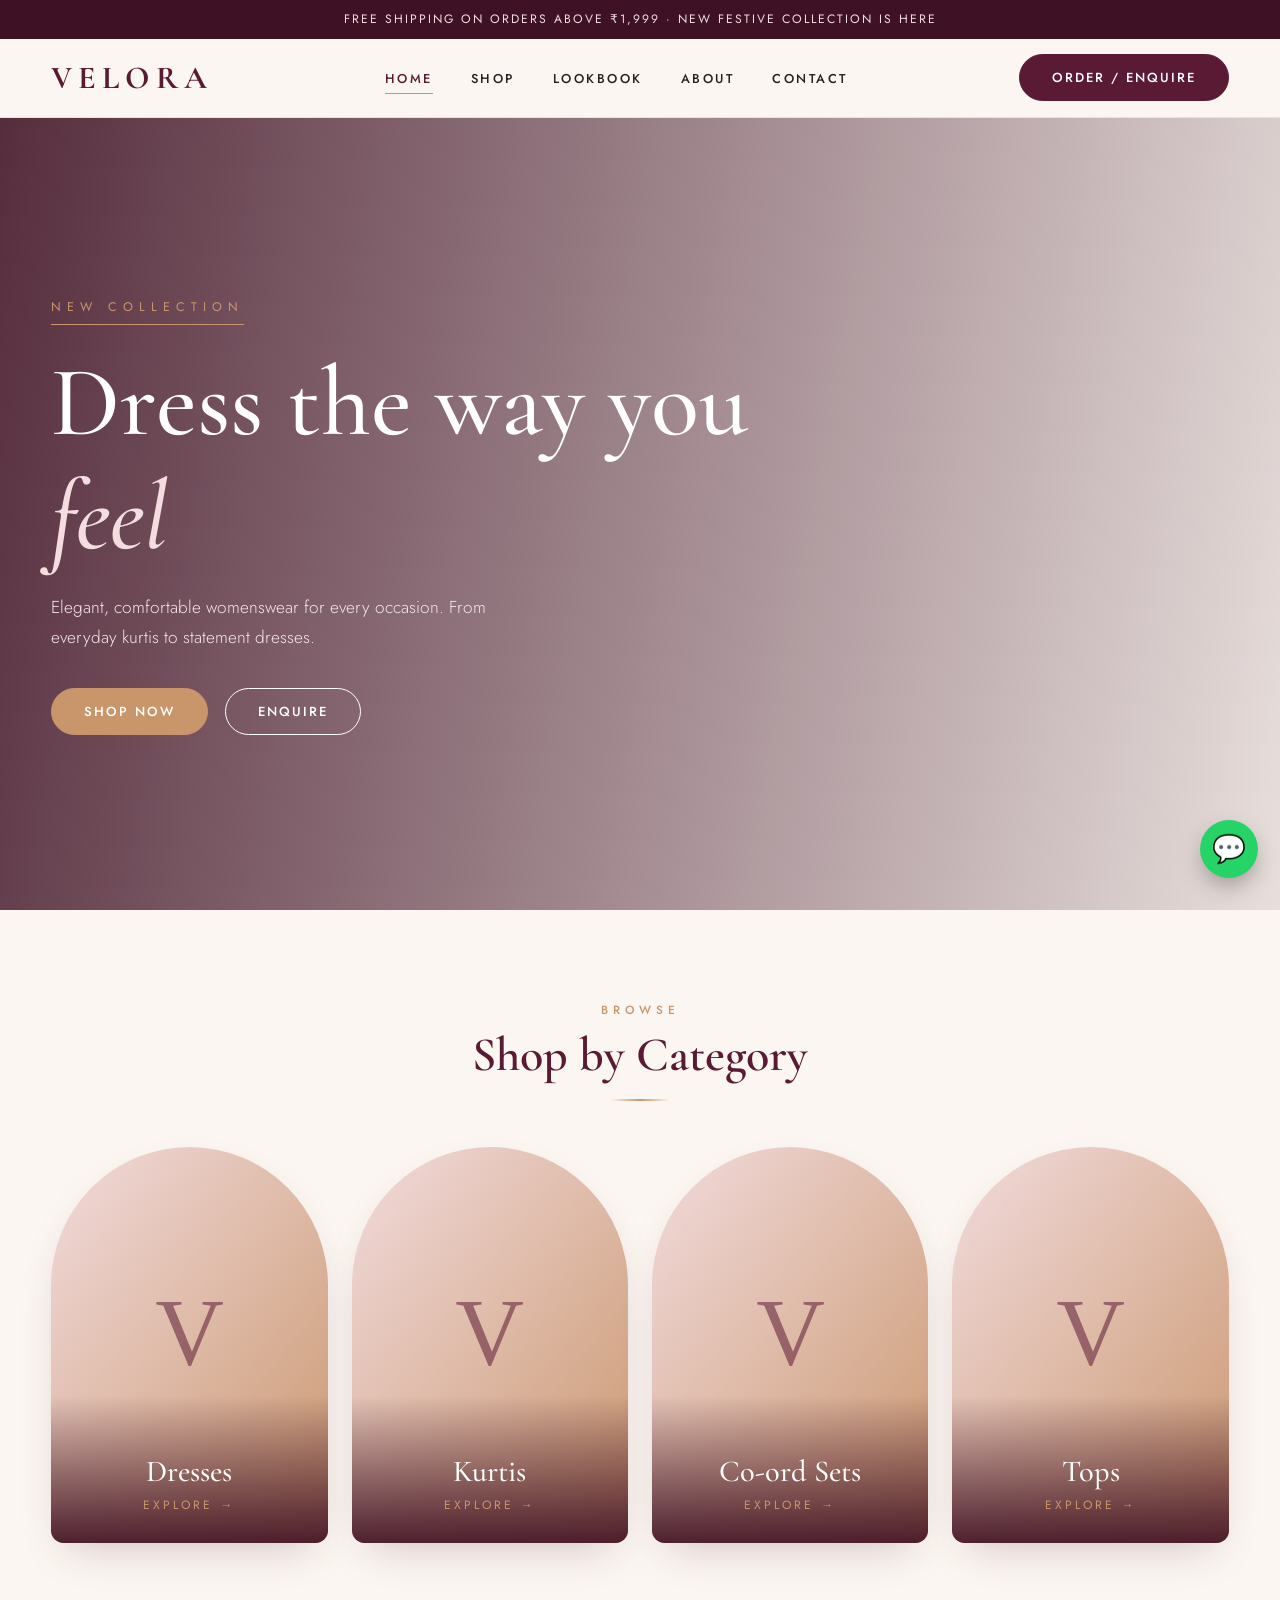
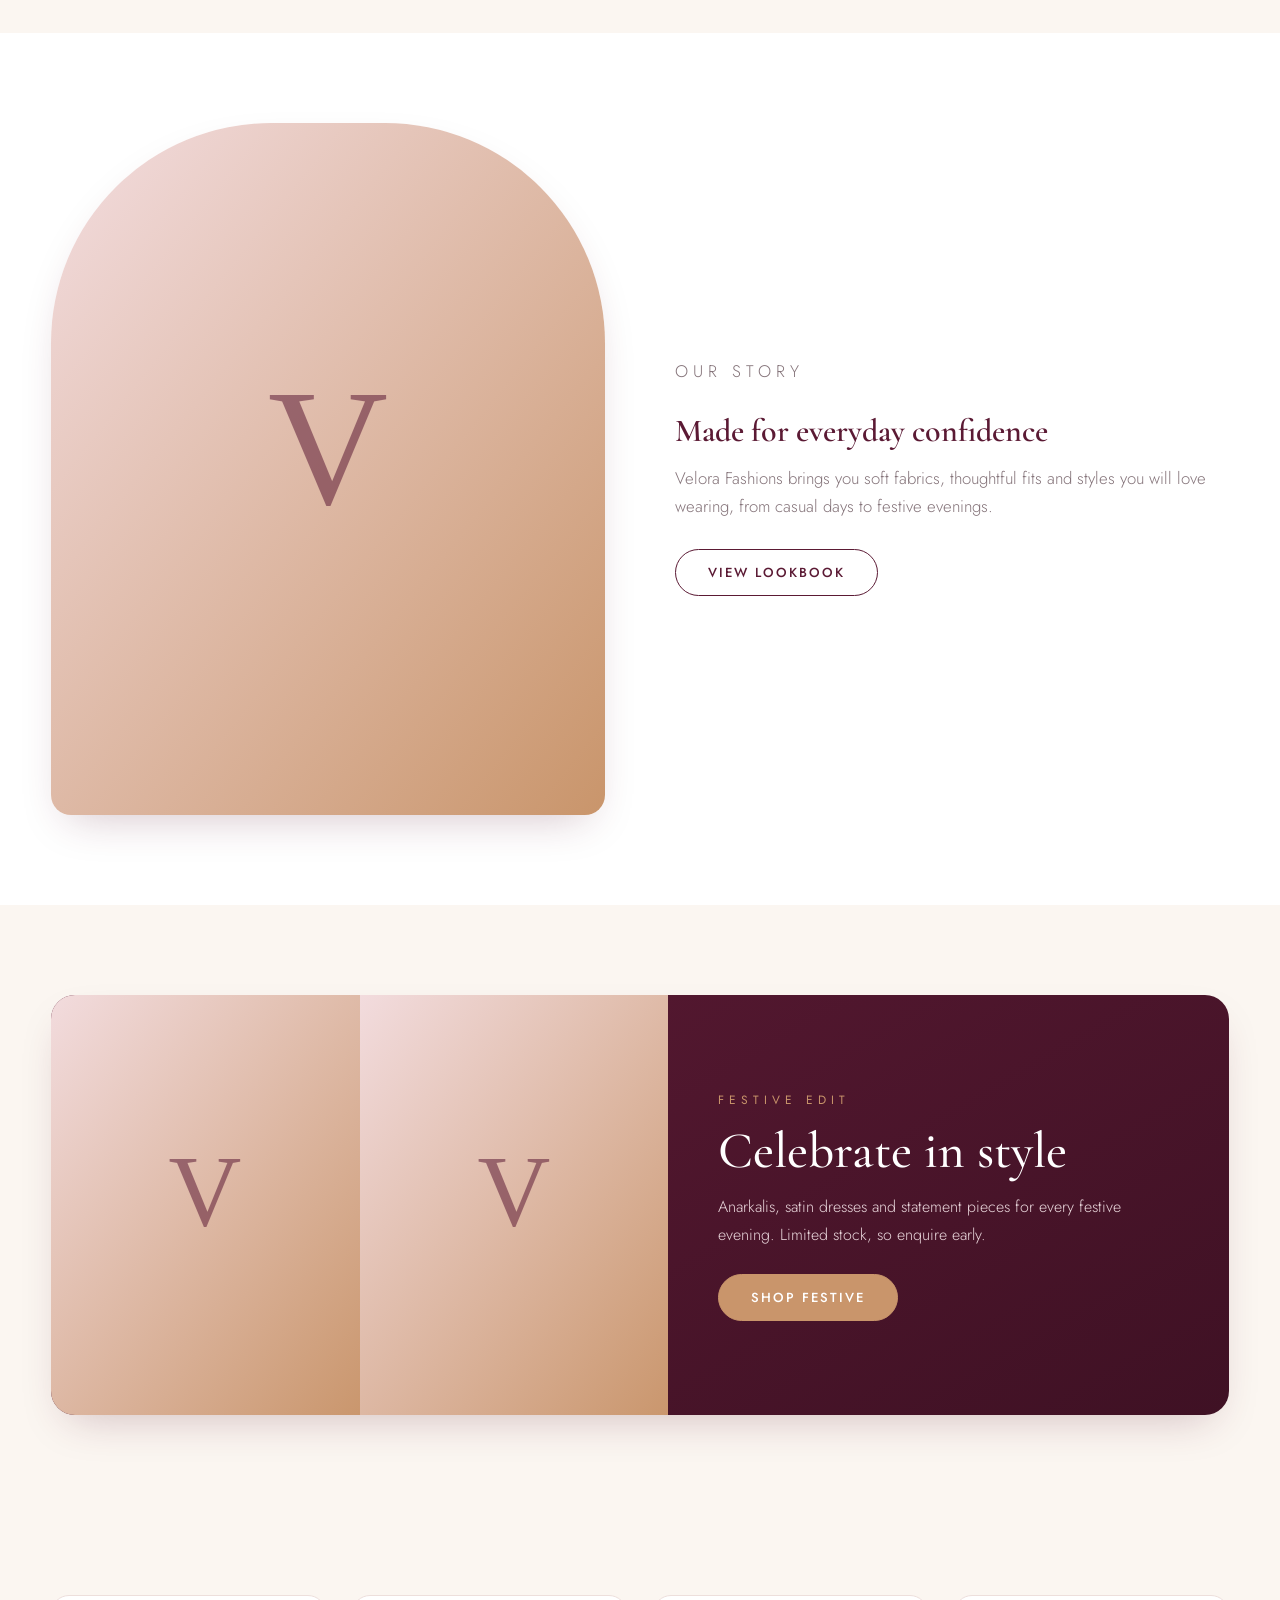
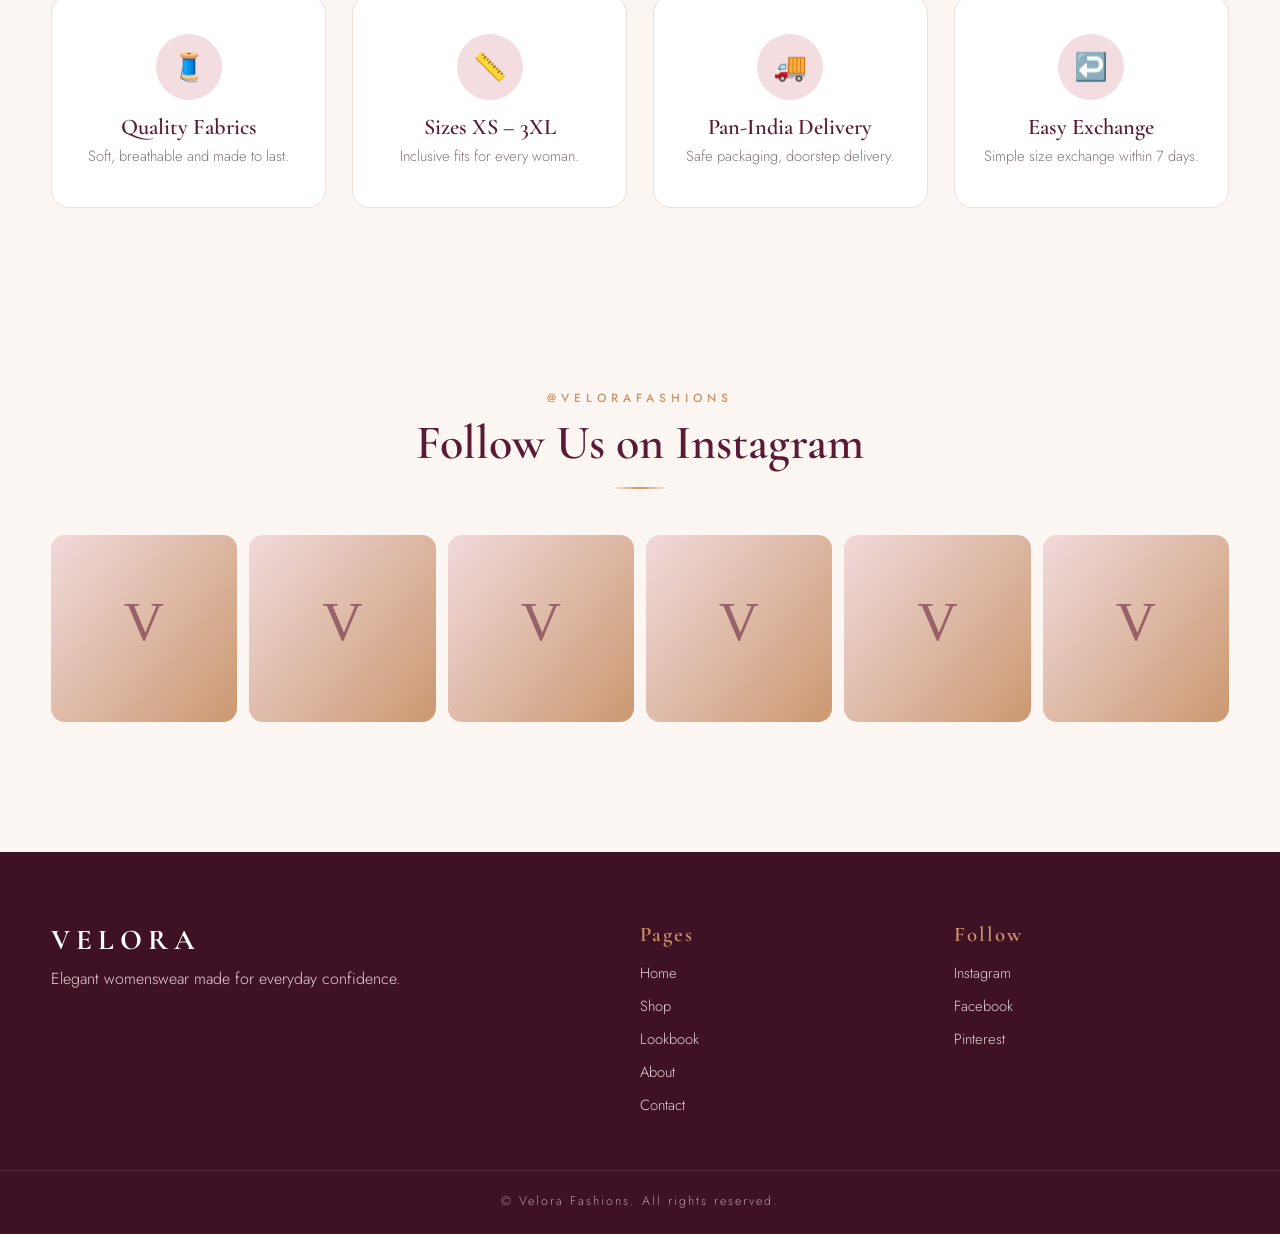
<file: index.html>
<!DOCTYPE html>
<html lang="en">
<head>
<meta charset="UTF-8">
<meta name="viewport" content="width=device-width, initial-scale=1">
<meta name="description" content="Elegant womenswear: dresses, kurtis, co-ord sets and more. Enquire or place your order today.">
<title>Velora Fashions | Womenswear</title>
<link href="https://fonts.googleapis.com/css2?family=Playfair+Display:wght@600;700&family=Poppins:wght@400;500&display=swap" rel="stylesheet">
<style>
@import url('https://fonts.googleapis.com/css2?family=Cormorant+Garamond:ital,wght@0,500;0,600;0,700;1,500&family=Jost:wght@300;400;500&display=swap');

:root{
  --bg:#fbf6f1;--ink:#2a1d22;--muted:#85747a;
  --wine:#5b1a34;--wine-d:#3f1124;--rose:#c9956b;--blush:#f3dde0;
  --card:#fff;--line:#eddfdc;
  --shadow:0 18px 45px -18px rgba(91,26,52,.28);
}
*{box-sizing:border-box;margin:0;padding:0}
html{scroll-behavior:smooth}
body{font-family:'Jost',sans-serif;font-weight:400;background:var(--bg);color:var(--ink);line-height:1.7;-webkit-font-smoothing:antialiased}
img{max-width:100%;display:block}
a{color:inherit;text-decoration:none}
ul{list-style:none}
h1,h2,h3{font-family:'Cormorant Garamond',serif;font-weight:600;line-height:1.15}
.container{width:min(1180px,92%);margin:auto}
.section{padding:90px 0}

/* ---------- headings ---------- */
.eyebrow{display:block;text-align:center;color:var(--rose);text-transform:uppercase;letter-spacing:5px;font-size:.74rem;font-weight:500}
.section-title{text-align:center;font-size:clamp(2rem,4vw,3rem);margin:8px 0 14px;color:var(--wine)}
.section-title::after{content:"";display:block;width:60px;height:2px;margin:16px auto 0;background:linear-gradient(90deg,transparent,var(--rose),transparent)}
.section-title{margin-bottom:46px}

/* ---------- buttons ---------- */
.btn{display:inline-block;background:var(--wine);color:#fff;padding:13px 32px;border-radius:50px;border:1.5px solid var(--wine);cursor:pointer;font:500 .82rem 'Jost',sans-serif;letter-spacing:2px;text-transform:uppercase;transition:.35s}
.btn:hover{background:var(--rose);border-color:var(--rose);transform:translateY(-2px);box-shadow:0 10px 24px -10px var(--rose)}
.btn-outline{background:transparent;color:var(--wine)}
.btn-outline:hover{background:var(--wine);border-color:var(--wine);color:#fff;box-shadow:none}

/* ---------- top bar + nav ---------- */
.topbar{background:var(--wine-d);color:#f3dde0;text-align:center;font-size:.76rem;letter-spacing:2px;text-transform:uppercase;padding:9px 10px}
header{background:rgba(251,246,241,.88);backdrop-filter:blur(14px);position:sticky;top:0;z-index:50;border-bottom:1px solid var(--line)}
.nav{display:flex;align-items:center;justify-content:space-between;height:78px}
.logo{font:700 2rem 'Cormorant Garamond',serif;color:var(--wine);letter-spacing:6px;text-transform:uppercase}
.nav ul{display:flex;gap:38px}
.nav ul a{font-size:.8rem;letter-spacing:2.5px;text-transform:uppercase;font-weight:500;position:relative;padding:6px 0}
.nav ul a::after{content:"";position:absolute;left:0;bottom:0;height:1.5px;width:0;background:var(--rose);transition:.35s}
.nav ul a:hover::after,.nav ul a.active::after{width:100%}
.nav ul a.active{color:var(--wine)}
.menu-btn{display:none;background:none;border:0;font-size:1.8rem;color:var(--wine);cursor:pointer}

/* ---------- hero ---------- */
.hero{min-height:88vh;display:flex;align-items:center;position:relative;color:#fff;
  background:linear-gradient(100deg,rgba(63,17,36,.88) 0%,rgba(63,17,36,.45) 55%,rgba(63,17,36,.1) 100%),
  url('https://images.unsplash.com/photo-1490481651871-ab68de25d43d?w=1800') center/cover}
.hero .container{max-width:1180px}
.hero .tag{display:inline-block;letter-spacing:6px;text-transform:uppercase;font-size:.78rem;color:var(--rose);border-bottom:1px solid var(--rose);padding-bottom:6px}
.hero h1{font-size:clamp(3rem,8vw,6.2rem);margin:20px 0;font-weight:500;max-width:720px}
.hero h1 em{color:var(--blush);font-style:italic}
.hero p{max-width:470px;margin-bottom:36px;font-weight:300;font-size:1.08rem;color:#f3e6e8}
.hero .btn{background:var(--rose);border-color:var(--rose)}
.hero .btn:hover{background:#fff;color:var(--wine);border-color:#fff}
.hero .btn-outline{background:transparent;color:#fff;border-color:#fff;margin-left:12px}
.hero .btn-outline:hover{background:#fff;color:var(--wine)}
.page-hero{text-align:center;color:#fff;padding:100px 0;
  background:linear-gradient(rgba(63,17,36,.72),rgba(63,17,36,.72)),url('https://images.unsplash.com/photo-1445205170230-053b83016050?w=1800') center/cover}
.page-hero h1{font-size:clamp(2.6rem,6vw,4.4rem);font-weight:500}
.page-hero p{color:var(--blush);letter-spacing:2px;font-weight:300;margin-top:8px}

/* ---------- categories ---------- */
.cat-grid{display:grid;grid-template-columns:repeat(auto-fit,minmax(240px,1fr));gap:24px}
.cat{position:relative;border-radius:200px 200px 18px 18px;overflow:hidden;aspect-ratio:3/4.3;box-shadow:var(--shadow)}
.cat img{width:100%;height:100%;object-fit:cover;transition:transform .9s}
.cat:hover img{transform:scale(1.1)}
.cat .label{position:absolute;inset:auto 0 0 0;padding:60px 20px 26px;text-align:center;color:#fff;background:linear-gradient(transparent,rgba(63,17,36,.9))}
.cat .label h3{font-size:1.9rem;font-weight:500}
.cat .label span{font-size:.75rem;letter-spacing:3px;text-transform:uppercase;color:var(--rose);display:inline-block;transition:.3s}
.cat:hover .label span{transform:translateX(6px)}

/* ---------- shop ---------- */
.filters{display:flex;flex-wrap:wrap;gap:12px;justify-content:center;margin-bottom:44px}
.filters button{border:1.5px solid var(--line);background:transparent;padding:9px 26px;border-radius:50px;cursor:pointer;font:500 .78rem 'Jost',sans-serif;letter-spacing:2px;text-transform:uppercase;color:var(--muted);transition:.3s}
.filters button.active,.filters button:hover{background:var(--wine);color:#fff;border-color:var(--wine)}
.products{display:grid;grid-template-columns:repeat(auto-fill,minmax(260px,1fr));gap:30px}
.product{background:var(--card);border-radius:18px;overflow:hidden;box-shadow:0 6px 22px -10px rgba(91,26,52,.2);position:relative;transition:.5s}
.product:hover{transform:translateY(-8px);box-shadow:var(--shadow)}
.product img{width:100%;aspect-ratio:3/4;object-fit:cover;transition:transform .9s}
.product:hover img{transform:scale(1.06)}
.product .info{padding:20px 22px 24px;text-align:center;position:relative;background:#fff}
.product h3{font-size:1.35rem;font-weight:600;color:var(--wine)}
.price{margin:6px 0 16px;color:var(--rose);font-weight:500;font-size:1.05rem;letter-spacing:1px}
.price s{color:var(--muted);font-weight:300;margin-left:8px;font-size:.9rem}
.product .btn{padding:10px 26px;font-size:.74rem}
.badge{position:absolute;top:16px;left:16px;z-index:2;background:var(--wine);color:#fff;font-size:.68rem;letter-spacing:2px;text-transform:uppercase;padding:5px 14px;border-radius:50px}
.product.hide{display:none}

/* ---------- features ---------- */
.features{display:grid;grid-template-columns:repeat(auto-fit,minmax(230px,1fr));gap:26px;text-align:center}
.feature{background:#fff;padding:38px 22px;border-radius:18px;border:1px solid var(--line);transition:.4s}
.feature:hover{transform:translateY(-6px);box-shadow:var(--shadow);border-color:var(--rose)}
.feature .ico{width:66px;height:66px;margin:0 auto 14px;display:flex;align-items:center;justify-content:center;font-size:1.7rem;border-radius:50%;background:var(--blush)}
.feature h3{font-size:1.4rem;color:var(--wine);margin-bottom:4px}
.feature p{color:var(--muted);font-size:.92rem;font-weight:300}

/* ---------- lookbook ---------- */
.gallery{columns:3 270px;column-gap:22px}
.gallery img{width:100%;margin-bottom:22px;border-radius:16px;box-shadow:0 8px 24px -12px rgba(91,26,52,.35);transition:.6s}
.gallery img:hover{transform:scale(1.03);box-shadow:var(--shadow)}

/* ---------- about ---------- */
.about{display:grid;grid-template-columns:1fr 1fr;gap:70px;align-items:center}
.about img{border-radius:220px 220px 20px 20px;box-shadow:var(--shadow);aspect-ratio:4/5;object-fit:cover;width:100%}
.about h2{font-size:clamp(2rem,4vw,3rem);color:var(--wine);margin:10px 0}
.about p{color:var(--muted);margin:14px 0 28px;font-weight:300;font-size:1.05rem}

/* ---------- contact ---------- */
.contact-wrap{display:grid;grid-template-columns:1fr 1.5fr;gap:34px;align-items:start}
.contact-info{background:linear-gradient(160deg,var(--wine),var(--wine-d));color:#f3e6e8;padding:42px 34px;border-radius:20px;box-shadow:var(--shadow)}
.contact-info h3{font-size:2rem;color:#fff;margin-bottom:12px}
.contact-info li{padding:14px 0;border-bottom:1px solid rgba(255,255,255,.14);font-weight:300}
form{background:#fff;padding:38px;border-radius:20px;border:1px solid var(--line);box-shadow:var(--shadow);display:grid;grid-template-columns:1fr 1fr;gap:18px}
form .full{grid-column:1/-1}
label{font-size:.72rem;letter-spacing:2px;text-transform:uppercase;font-weight:500;color:var(--wine);display:block;margin-bottom:6px}
input,select,textarea{width:100%;padding:13px 16px;border:1.5px solid var(--line);border-radius:12px;font:inherit;font-weight:300;background:var(--bg);transition:.3s}
input:focus,select:focus,textarea:focus{outline:none;border-color:var(--rose);background:#fff;box-shadow:0 0 0 4px rgba(201,149,107,.18)}

/* ---------- promo + insta + extras ---------- */
.promo{display:grid;grid-template-columns:1.1fr 1fr;border-radius:24px;overflow:hidden;box-shadow:var(--shadow);background:linear-gradient(150deg,var(--wine),var(--wine-d));color:#fff}
.promo-imgs{display:grid;grid-template-columns:1fr 1fr;gap:0}
.promo-imgs img{width:100%;height:100%;min-height:420px;object-fit:cover}
.promo-text{padding:60px 50px;display:flex;flex-direction:column;justify-content:center}
.promo-text .tag{letter-spacing:5px;text-transform:uppercase;font-size:.75rem;color:var(--rose)}
.promo-text h2{font-size:clamp(2rem,4vw,3.2rem);margin:12px 0;font-weight:500}
.promo-text p{color:#ead7dc;font-weight:300;margin-bottom:26px}
.promo-text .btn{align-self:flex-start;background:var(--rose);border-color:var(--rose)}
.promo-text .btn:hover{background:#fff;color:var(--wine);border-color:#fff}
.insta{display:grid;grid-template-columns:repeat(6,1fr);gap:12px}
.insta img{width:100%;aspect-ratio:1;object-fit:cover;border-radius:14px;transition:.5s}
.insta img:hover{transform:scale(1.06);box-shadow:var(--shadow)}
.side-img{width:100%;aspect-ratio:16/10;object-fit:cover;border-radius:14px;margin-bottom:22px}
@media(max-width:860px){.promo{grid-template-columns:1fr}.promo-imgs img{min-height:280px}.promo-text{padding:36px 26px}.insta{grid-template-columns:repeat(3,1fr)}}

/* ---------- footer ---------- */
footer{background:var(--wine-d);color:#e6d3d8;padding:70px 0 22px;margin-top:40px}
.foot{display:grid;grid-template-columns:2fr 1fr 1fr;gap:40px}
footer .logo{color:#fff;font-size:1.8rem}
footer p{font-weight:300}
footer h4{font:600 1.3rem 'Cormorant Garamond',serif;color:var(--rose);letter-spacing:2px;margin-bottom:14px}
footer li{margin-bottom:8px;font-size:.92rem;font-weight:300}
footer a{transition:.3s}
footer a:hover{color:var(--rose);padding-left:4px}
.copy{text-align:center;font-size:.78rem;letter-spacing:2px;margin-top:44px;border-top:1px solid rgba(255,255,255,.12);padding-top:20px;color:#b99aa4}
.wa{position:fixed;right:22px;bottom:22px;background:#25d366;width:58px;height:58px;border-radius:50%;display:flex;align-items:center;justify-content:center;font-size:1.7rem;box-shadow:0 10px 26px -6px rgba(0,0,0,.4);z-index:60;animation:pulse 2.4s infinite}
@keyframes pulse{0%{box-shadow:0 0 0 0 rgba(37,211,102,.5)}70%{box-shadow:0 0 0 16px rgba(37,211,102,0)}100%{box-shadow:0 0 0 0 rgba(37,211,102,0)}}

/* ---------- scroll reveal ---------- */
.reveal{opacity:0;transform:translateY(34px);transition:opacity .9s ease,transform .9s ease}
.reveal.show{opacity:1;transform:none}

/* ---------- responsive ---------- */
@media(max-width:860px){
  .section{padding:64px 0}
  .menu-btn{display:block}
  .nav ul{position:absolute;top:78px;left:0;right:0;background:var(--bg);flex-direction:column;gap:0;padding:8px 6%;display:none;border-bottom:1px solid var(--line)}
  .nav ul.open{display:flex}
  .nav ul li{padding:12px 0;border-bottom:1px solid var(--line)}
  .nav>.btn{display:none}
  .about,.contact-wrap,.foot{grid-template-columns:1fr}
  .about{gap:36px}
  form{grid-template-columns:1fr;padding:26px}
  .hero{background-position:70% center}
  .hero .btn-outline{margin:12px 0 0}
}

</style>
</head>
<body>
<div class="topbar">Free shipping on orders above ₹1,999 · New Festive Collection is here</div>
<header>
  <div class="container nav">
    <a href="index.html" class="logo">Velora</a>
    <ul>
      <li><a href="index.html" class="active">Home</a></li>
      <li><a href="shop.html">Shop</a></li>
      <li><a href="lookbook.html">Lookbook</a></li>
      <li><a href="about.html">About</a></li>
      <li><a href="contact.html">Contact</a></li>
    </ul>
    <a href="contact.html" class="btn">Order / Enquire</a>
    <button class="menu-btn" aria-label="Menu">☰</button>
  </div>
</header>

<section class="hero">
  <div class="container">
    <span class="tag">New Collection</span>
    <h1>Dress the way you <em>feel</em></h1>
    <p>Elegant, comfortable womenswear for every occasion. From everyday kurtis to statement dresses.</p>
    <a href="shop.html" class="btn">Shop Now</a>
    <a href="contact.html" class="btn btn-outline">Enquire</a>
  </div>
</section>

<section class="section">
  <div class="container">
    <p class="eyebrow">Browse</p>
    <h2 class="section-title">Shop by Category</h2>
    <div class="cat-grid">
      <a class="cat" href="shop.html?cat=dresses"><img src="https://images.unsplash.com/photo-1572804013309-59a88b7e92f1?w=600" alt="Dresses"><div class="label"><h3>Dresses</h3><span>Explore →</span></div></a>
      <a class="cat" href="shop.html?cat=kurtis"><img src="https://images.unsplash.com/photo-1610030469983-98e550d6193c?w=600" alt="Kurtis"><div class="label"><h3>Kurtis</h3><span>Explore →</span></div></a>
      <a class="cat" href="shop.html?cat=coords"><img src="https://images.unsplash.com/photo-1509631179647-0177331693ae?w=600" alt="Co-ord Sets"><div class="label"><h3>Co-ord Sets</h3><span>Explore →</span></div></a>
      <a class="cat" href="shop.html?cat=tops"><img src="https://images.unsplash.com/photo-1564257631407-4deb1f99d992?w=600" alt="Tops"><div class="label"><h3>Tops</h3><span>Explore →</span></div></a>
    </div>
  </div>
</section>

<section class="section" style="background:#fff">
  <div class="container about">
    <img src="https://images.unsplash.com/photo-1483985988355-763728e1935b?w=800" alt="About Velora">
    <div>
      <p class="eyebrow" style="text-align:left">Our Story</p>
      <h2 style="font-size:2rem">Made for everyday confidence</h2>
      <p>Velora Fashions brings you soft fabrics, thoughtful fits and styles you will love wearing, from casual days to festive evenings.</p>
      <a href="lookbook.html" class="btn btn-outline">View Lookbook</a>
    </div>
  </div>
</section>

<section class="section">
  <div class="container">
    <div class="promo">
      <div class="promo-imgs">
        <img src="https://images.unsplash.com/photo-1583391733981-8b530f9b3d63?w=800" alt="Festive Collection" loading="lazy">
        <img src="https://images.unsplash.com/photo-1539008835657-9e8e9680c956?w=800" alt="Evening wear" loading="lazy">
      </div>
      <div class="promo-text">
        <span class="tag">Festive Edit</span>
        <h2>Celebrate in style</h2>
        <p>Anarkalis, satin dresses and statement pieces for every festive evening. Limited stock, so enquire early.</p>
        <a href="shop.html" class="btn">Shop Festive</a>
      </div>
    </div>
  </div>
</section>

<section class="section">
  <div class="container features">
    <div class="feature"><div class="ico">🧵</div><h3>Quality Fabrics</h3><p>Soft, breathable and made to last.</p></div>
    <div class="feature"><div class="ico">📏</div><h3>Sizes XS – 3XL</h3><p>Inclusive fits for every woman.</p></div>
    <div class="feature"><div class="ico">🚚</div><h3>Pan-India Delivery</h3><p>Safe packaging, doorstep delivery.</p></div>
    <div class="feature"><div class="ico">↩️</div><h3>Easy Exchange</h3><p>Simple size exchange within 7 days.</p></div>
  </div>
</section>

<section class="section">
  <div class="container">
    <p class="eyebrow">@velorafashions</p>
    <h2 class="section-title">Follow Us on Instagram</h2>
    <div class="insta">
      <img src="https://images.unsplash.com/photo-1572804013309-59a88b7e92f1?w=500" alt="Velora style" loading="lazy">
      <img src="https://images.unsplash.com/photo-1610030469983-98e550d6193c?w=500" alt="Velora style" loading="lazy">
      <img src="https://images.unsplash.com/photo-1509631179647-0177331693ae?w=500" alt="Velora style" loading="lazy">
      <img src="https://images.unsplash.com/photo-1496747611176-843222e1e57c?w=500" alt="Velora style" loading="lazy">
      <img src="https://images.unsplash.com/photo-1469334031218-e382a71b716b?w=500" alt="Velora style" loading="lazy">
      <img src="https://images.unsplash.com/photo-1539008835657-9e8e9680c956?w=500" alt="Velora style" loading="lazy">
    </div>
  </div>
</section>

<footer>
  <div class="container foot">
    <div><a href="index.html" class="logo">Velora</a><p style="margin-top:8px">Elegant womenswear made for everyday confidence.</p></div>
    <div><h4>Pages</h4><ul><li><a href="index.html">Home</a></li><li><a href="shop.html">Shop</a></li><li><a href="lookbook.html">Lookbook</a></li><li><a href="about.html">About</a></li><li><a href="contact.html">Contact</a></li></ul></div>
    <div><h4>Follow</h4><ul><li><a href="#">Instagram</a></li><li><a href="#">Facebook</a></li><li><a href="#">Pinterest</a></li></ul></div>
  </div>
  <p class="copy">© Velora Fashions. All rights reserved.</p>
</footer>
<a class="wa" href="https://wa.me/919876543210" target="_blank" aria-label="WhatsApp">💬</a>
<script>
// Scroll reveal animation
const revealEls = document.querySelectorAll('.cat, .product, .feature, .about > *, .gallery img, .contact-info, .promo > *, .insta img, form, .section-title, .eyebrow');
revealEls.forEach(el => el.classList.add('reveal'));
const io = new IntersectionObserver(entries => {
  entries.forEach(en => { if (en.isIntersecting) { en.target.classList.add('show'); io.unobserve(en.target); } });
}, { threshold: 0.12 });
revealEls.forEach(el => io.observe(el));


// Image fallback: show a soft Velora placeholder if a photo fails to load
const PH = "data:image/svg+xml;utf8,%3Csvg xmlns='http://www.w3.org/2000/svg' viewBox='0 0 400 500'%3E%3Cdefs%3E%3ClinearGradient id='g' x1='0' y1='0' x2='1' y2='1'%3E%3Cstop offset='0' stop-color='%23f3dde0'/%3E%3Cstop offset='1' stop-color='%23c9956b'/%3E%3C/linearGradient%3E%3C/defs%3E%3Crect width='400' height='500' fill='url(%23g)'/%3E%3Ctext x='200' y='275' font-size='120' text-anchor='middle' fill='%235b1a34' fill-opacity='.55' font-family='Georgia,serif'%3EV%3C/text%3E%3C/svg%3E";
function fixImg(img){ if (img.dataset.fb) return; img.dataset.fb = 1; img.src = PH; img.alt = img.alt || 'Velora'; }
document.querySelectorAll('img').forEach(img => {
  img.addEventListener('error', () => fixImg(img));
  if (img.complete && img.naturalWidth === 0) fixImg(img);
});

// Mobile menu
const menuBtn = document.querySelector('.menu-btn');
const navList = document.querySelector('.nav ul');
if (menuBtn) menuBtn.addEventListener('click', () => navList.classList.toggle('open'));

// Shop filters
document.querySelectorAll('.filters button').forEach(btn => {
  btn.addEventListener('click', () => {
    document.querySelectorAll('.filters button').forEach(b => b.classList.remove('active'));
    btn.classList.add('active');
    const f = btn.dataset.filter;
    document.querySelectorAll('.product').forEach(p => {
      p.classList.toggle('hide', f !== 'all' && p.dataset.cat !== f);
    });
  });
});

// Open shop with ?cat=dresses filter pre-selected
const params = new URLSearchParams(location.search);
const catParam = params.get('cat');
if (catParam) {
  const b = document.querySelector(`.filters button[data-filter="${catParam}"]`);
  if (b) b.click();
}

// Contact form: prefill product + send to WhatsApp
const form = document.getElementById('enquiry-form');
if (form) {
  if (params.get('product')) form.product.value = params.get('product');
  form.addEventListener('submit', e => {
    e.preventDefault();
    const d = new FormData(form);
    const msg =
      `Hello Velora Fashions,%0A` +
      `Name: ${encodeURIComponent(d.get('name'))}%0A` +
      `Phone: ${encodeURIComponent(d.get('phone'))}%0A` +
      `Email: ${encodeURIComponent(d.get('email') || '-')}%0A` +
      `Category: ${encodeURIComponent(d.get('category'))}%0A` +
      `Size: ${encodeURIComponent(d.get('size') || '-')}%0A` +
      `Product: ${encodeURIComponent(d.get('product') || '-')}%0A` +
      `Address: ${encodeURIComponent(d.get('address') || '-')}%0A` +
      `Message: ${encodeURIComponent(d.get('message'))}`;
    window.open('https://wa.me/919876543210?text=' + msg, '_blank');
  });
}

</script>
</body>
</html>
</file>
